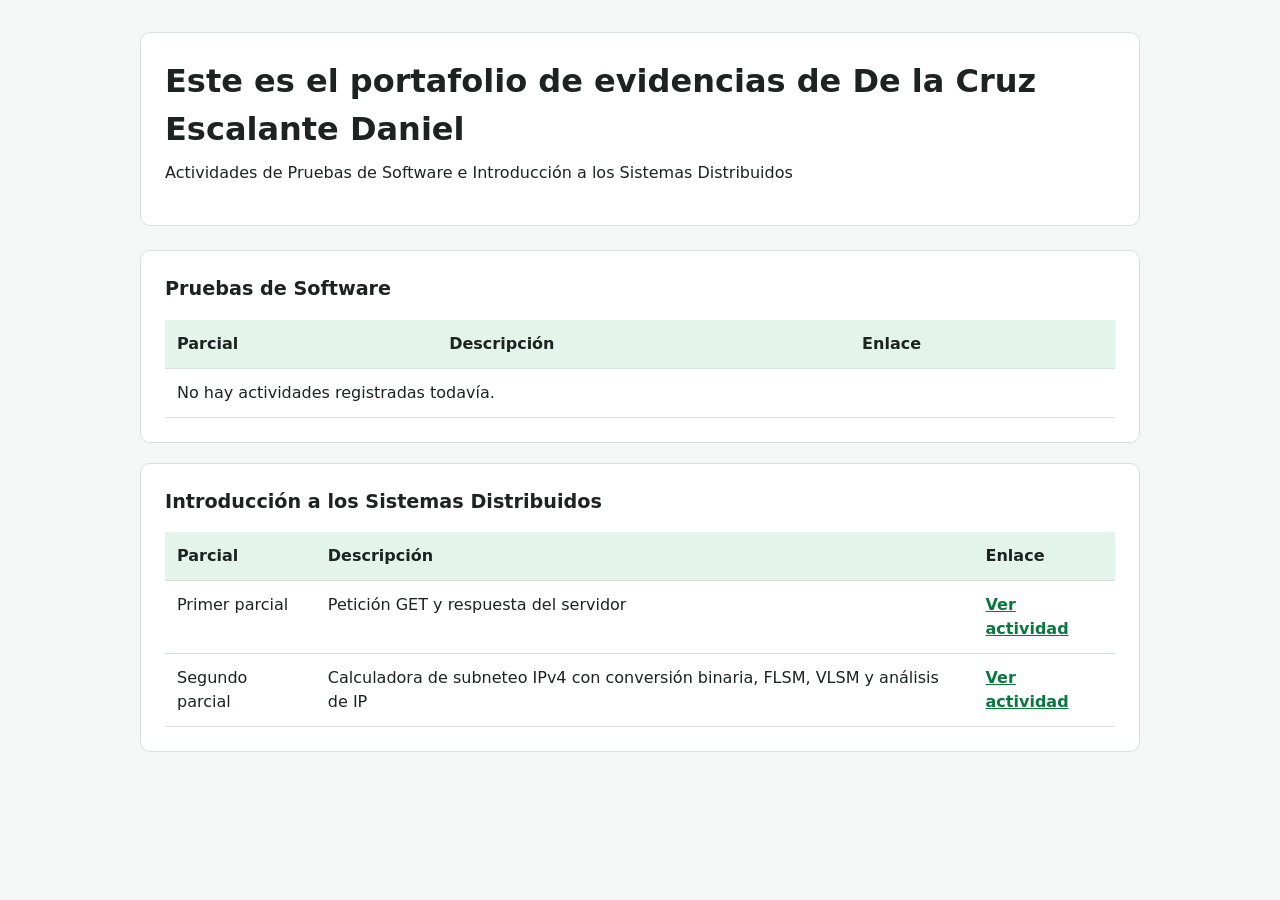
<file: index.html>
<!DOCTYPE html>
<html lang="es">
<head>
    <meta charset="UTF-8">
    <meta name="viewport" content="width=device-width, initial-scale=1.0">
    <title>Portafolio de Evidencias de De la Cruz Escalante Daniel</title>
    <style>
        * {
            box-sizing: border-box;
        }

        body {
            margin: 0;
            padding: 32px 16px;
            color: #1c2321;
            background: #f4f7f5;
            font-family: "Segoe UI", system-ui, sans-serif;
            line-height: 1.5;
        }

        .container {
            max-width: 1000px;
            margin: 0 auto;
        }

        .titulo,
        .tabla-contenedor {
            padding: 24px;
            border: 1px solid #d8e0dc;
            border-radius: 10px;
            background: #fff;
        }

        .titulo {
            margin-bottom: 24px;
        }

        h1,
        h2,
        p {
            margin-top: 0;
        }

        h1 {
            margin-bottom: 8px;
        }

        h2 {
            font-size: 1.2rem;
        }

        .tablas {
            display: grid;
            gap: 20px;
        }

        .tabla-contenedor {
            overflow-x: auto;
        }

        table {
            width: 100%;
            border-collapse: collapse;
            text-align: left;
        }

        th,
        td {
            padding: 12px;
            border-bottom: 1px solid #d8e0dc;
            vertical-align: top;
        }

        th {
            background: #e3f5ea;
        }

        a {
            color: #08783e;
            font-weight: 600;
        }

        @media (max-width: 600px) {
            body {
                padding: 16px 10px;
            }

            .titulo,
            .tabla-contenedor {
                padding: 16px;
            }
        }
    </style>
</head>
<body>
    <div class="container">
        <div class="content">
            <div class="titulo">
                <h1>Este es el portafolio de evidencias de De la Cruz Escalante Daniel</h1>
                <p>Actividades de Pruebas de Software e Introducción a los Sistemas Distribuidos</p>
            </div>
            <div class="tablas">
                <section class="tabla-contenedor">
                    <h2>Pruebas de Software</h2>
                    <table class="tablaPS">
                        <thead>
                            <tr>
                                <th>Parcial</th>
                                <th>Descripción</th>
                                <th>Enlace</th>
                            </tr>
                        </thead>
                        <tbody>
                            <tr>
                                <td colspan="3">No hay actividades registradas todavía.</td>
                            </tr>
                        </tbody>
                    </table>
                </section>
                <section class="tabla-contenedor">
                    <h2>Introducción a los Sistemas Distribuidos</h2>
                    <table class="tablaISD">
                        <thead>
                            <tr>
                                <th>Parcial</th>
                                <th>Descripción</th>
                                <th>Enlace</th>
                            </tr>
                        </thead>
                        <tbody>
                            <tr>
                                <td>Primer parcial</td>
                                <td>Petición GET y respuesta del servidor</td>
                                <td><a href="ActividadesISD/PrimerParcial/cliente.html">Ver actividad</a></td>
                            </tr>
                            <tr>
                                <td>Segundo parcial</td>
                                <td>Calculadora de subneteo IPv4 con conversión binaria, FLSM, VLSM y análisis de IP</td>
                                <td><a href="ActividadesISD/SegundoParcial/Subneteo/index.html">Ver actividad</a></td>
                            </tr>
                        </tbody>
                    </table>
                </section>
            </div>
        </div>
    </div>
</body>
</html>
</file>
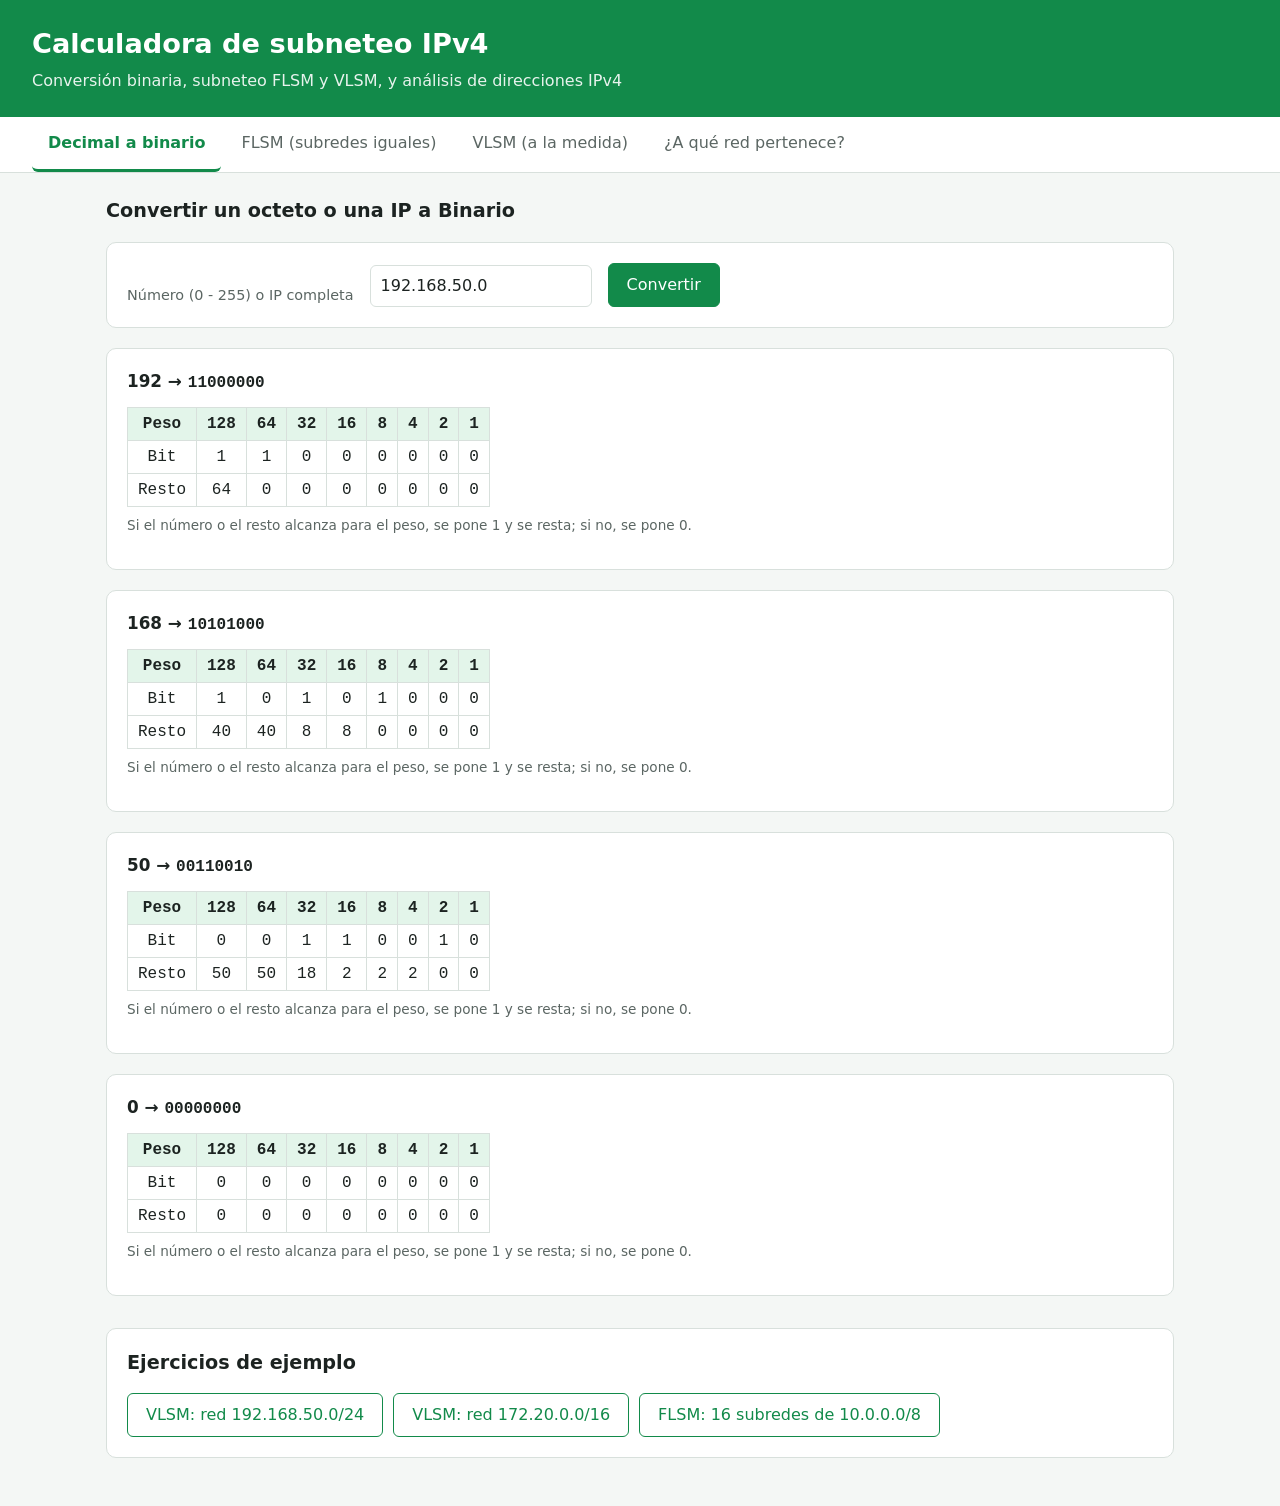
<file: ActividadesISD/SegundoParcial/Subneteo/index.html>
<!DOCTYPE html>
<html lang="es">
<head>
    <meta charset="UTF-8">
    <meta name="viewport" content="width=device-width, initial-scale=1.0">
    <title>Calculadora de subneteo IPv4</title>
    <link rel="stylesheet" href="./css/style.css">
</head>
<body>
    <header class="encabezado" >
        <h1>Calculadora de subneteo IPv4</h1>
        <p>Conversión binaria, subneteo FLSM y VLSM, y análisis de direcciones IPv4</p>
    </header>
    <nav class="pestanas" role="tablist" >
        <button class="pestana activa" data-panel="panel-binario" role="tab" aria-controls="panel-binario" aria-selected="true">Decimal a binario</button>
        <button class="pestana" data-panel="panel-flsm" role="tab" aria-controls="panel-flsm" aria-selected="false">FLSM (subredes iguales)</button>
        <button class="pestana" data-panel="panel-vlsm" role="tab" aria-controls="panel-vlsm" aria-selected="false">VLSM (a la medida)</button>
        <button class="pestana" data-panel="panel-ip" role="tab" aria-controls="panel-ip" aria-selected="false">¿A qué red pertenece?</button>
    </nav>

    <main>
        <section id="panel-binario" class="panel activo" role="tabpanel">
            <h2>Convertir un octeto o una IP a Binario</h2>
            <form id="form-binario" class="formulario">
                <label for="bin-ip">Número (0 - 255) o IP completa</label>
                <input type="text" id="bin-ip" value="192.168.50.0" autocomplete="off">
                <button type="submit">Convertir</button>
            </form>
            <div id="bin-resultado" aria-live="polite"></div>
        </section>

        <section id="panel-flsm" class="panel" role="tabpanel">
            <h2>Dividir una red en subredes del mismo tamaño</h2>
            <form id="form-flsm" class="formulario">
                <label>Prefijo o máscara</label>
                <input type="text"  id="flsm-prefijo" value="/8" autocomplete="off">
                <label>Red base</label>
                <input type="text" id="flsm-red" value="10.0.0.0" autocomplete="off">
                <label>Calcular por:
                    <select id="flsm-modo">
                        <option value="subredes">Número de Subredes</option>
                        <option value="hostsPorSubred">Host por subred</option>
                    </select>
                </label>
                <label>Cantidad
                    <input type="number" min="1" step="1" value="16" id="flsm-cantidad">
                </label>
                <button type="submit" >Subnetear</button>
            </form>
            <div id="flsm-resultado" aria-live="polite"></div>
        </section>

        <section id="panel-vlsm" class="panel" role="tabpanel">
            <h2>Ajustar a cada área el bloque que necesita</h2>
            <form id="form-vlsm" class="formulario">
                <label>Prefijo o máscara</label>
                <input type="text"  id="vlsm-prefijo" value="/24" autocomplete="off">
                <label>Red base</label>
                <input type="text"  id="vlsm-red" value="192.168.50.0" autocomplete="off">
                <div class="requerimientos" >
                    <div class="req-titulo" >
                        <span>Área/subred</span><span>Hosts</span>
                    </div>
                    <div class="vlsm-filas" id="vlsm-filas">

                    </div>
                    <button type="button" id="vlsm-agregar" class="secundario">Agregar subred</button>

                </div>
                <button type="submit">Subnetear</button>
            </form>
            <div id="vlsm-resultado" aria-live="polite"></div>
        </section>

        <section id="panel-ip" class="panel" role="tabpanel">
            <h2>Encontrar la red, el rango y el broadcast de una IP</h2>
            <form id="form-ip" class="formulario">
                <label>Direccion IP 
                    <input type="text" id="ip-dir" value="10.28.90.92" autocomplete="off">
                </label>
                <label> Prefijo o Máscara
                    <input type="text" id="ip-prefijo" value="/12" autocomplete="off">
                </label>
                <button type="submit" >Analizar</button>
            </form>
            <div id="ip-resultado" aria-live="polite"></div>
        </section>

        <section class="ejemplos" aria-label="Ejercicios de ejemplo">
            <h2>Ejercicios de ejemplo</h2>
            <div class="botones-ejemplo">
                <button type="button" class="secundario" data-ejemplo="1">VLSM: red 192.168.50.0/24</button>
                <button type="button" class="secundario" data-ejemplo="2">VLSM: red 172.20.0.0/16</button>
                <button type="button" class="secundario" data-ejemplo="3">FLSM: 16 subredes de 10.0.0.0/8</button>
            </div>
        </section>
    </main>

      <script src="./js/subneteo.js"></script>
  <script src="./js/app.js"></script>
    
</body>
</html>
</file>
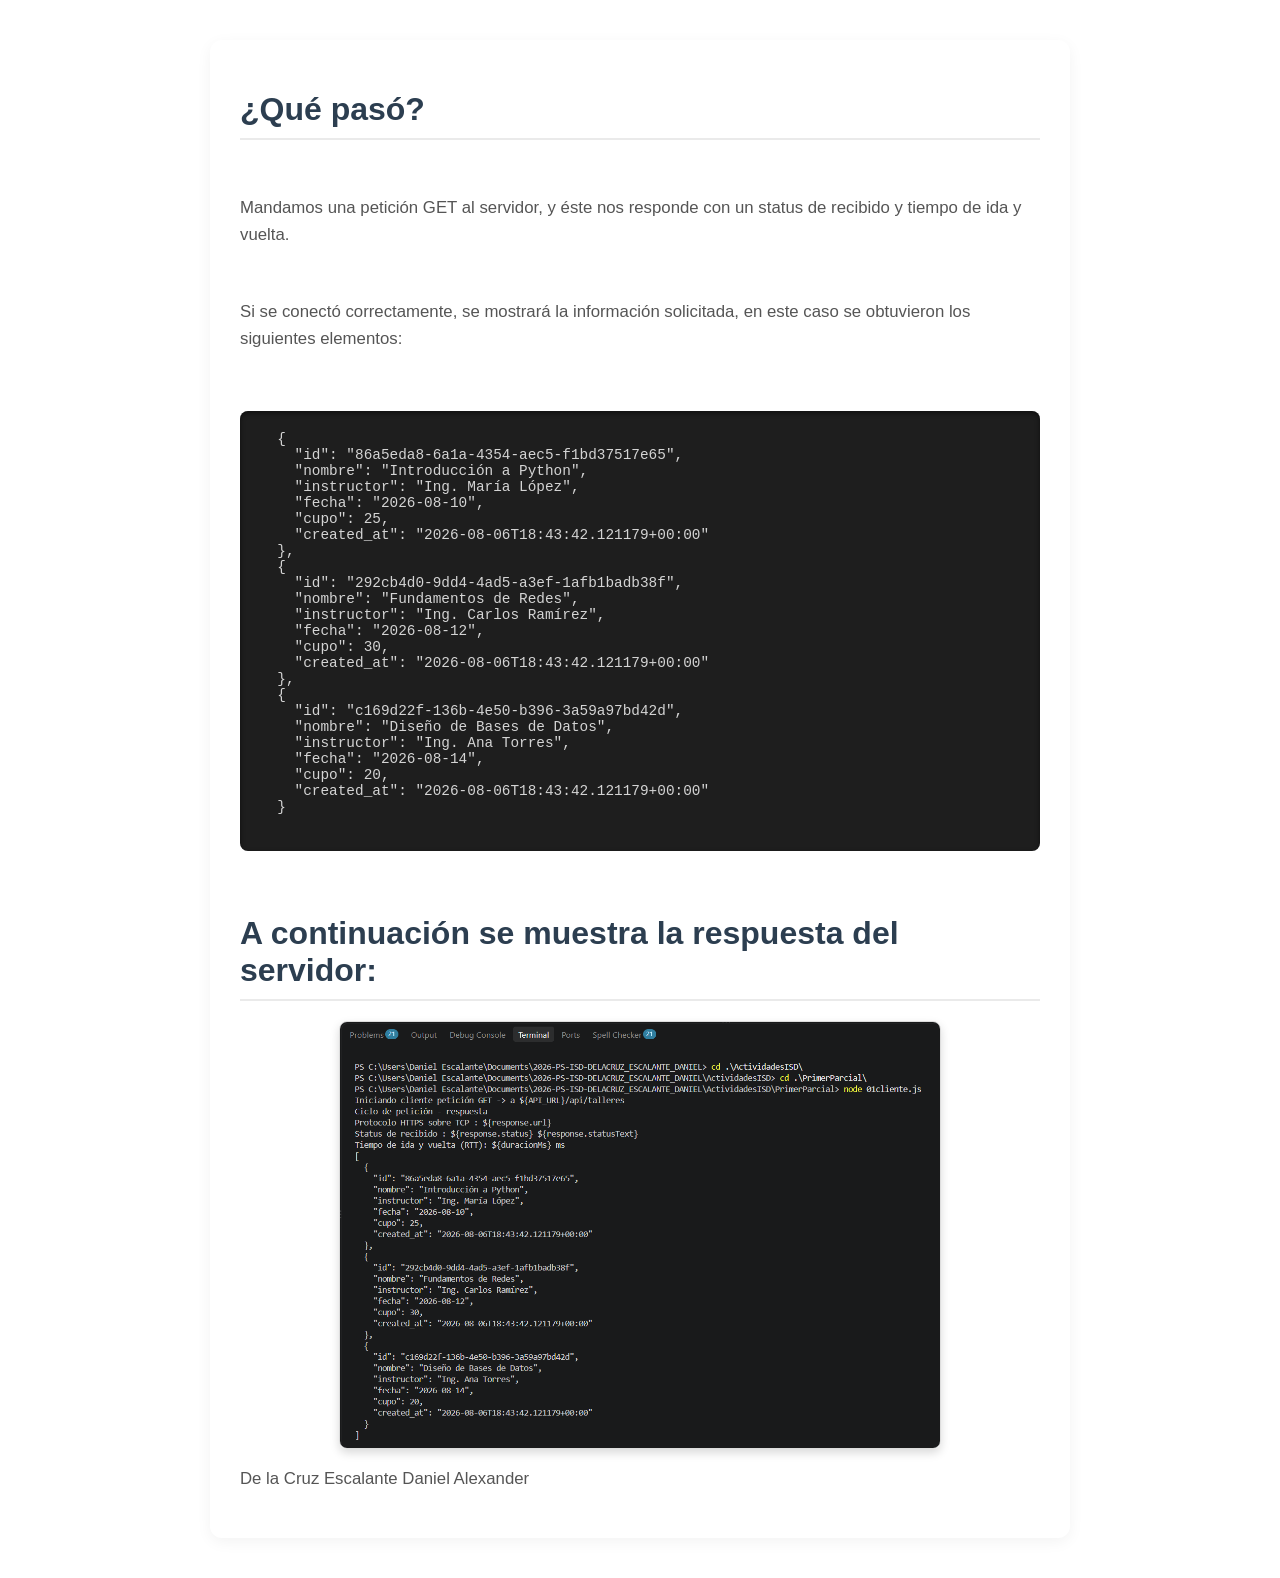
<file: ActividadesISD/PrimerParcial/cliente.html>
<!DOCTYPE html>
<html lang="es">
<head>
    <meta charset="UTF-8">
    <meta name="viewport" content="width=device-width, initial-scale=1.0">
    <title>Primera petición GET</title>
    <link rel="stylesheet" href="./css/style.css">
</head>
<body>
    <h1>¿Qué pasó?</h1>
    <br>
    <p>Mandamos una petición GET al servidor, y éste nos responde con un status de recibido y tiempo de ida y vuelta.</p>
    <br>
    <p>Si se conectó correctamente, se mostrará la información solicitada, en este caso se obtuvieron los siguientes elementos:</p>
    <br>
    <pre>
  {
    "id": "86a5eda8-6a1a-4354-aec5-f1bd37517e65",
    "nombre": "Introducción a Python",
    "instructor": "Ing. María López",
    "fecha": "2026-08-10",
    "cupo": 25,
    "created_at": "2026-08-06T18:43:42.121179+00:00"
  },
  {
    "id": "292cb4d0-9dd4-4ad5-a3ef-1afb1badb38f",
    "nombre": "Fundamentos de Redes",
    "instructor": "Ing. Carlos Ramírez",
    "fecha": "2026-08-12",
    "cupo": 30,
    "created_at": "2026-08-06T18:43:42.121179+00:00"
  },
  {
    "id": "c169d22f-136b-4e50-b396-3a59a97bd42d",
    "nombre": "Diseño de Bases de Datos",
    "instructor": "Ing. Ana Torres",
    "fecha": "2026-08-14",
    "cupo": 20,
    "created_at": "2026-08-06T18:43:42.121179+00:00"
  }
    </pre>
    <br>
    <h1>A continuación se muestra la respuesta del servidor:</h1>
    <img src="./img/RespuestaNode.png" alt="respuesta del servidor" width="600">
    <p>De la  Cruz Escalante Daniel Alexander</p>
</body>
</html>
</file>
<file: ActividadesISD/SegundoParcial/Subneteo/css/style.css>
:root {
  --fondo: #f4f7f5;
  --tarjeta: #ffffff;
  --texto: #1c2321;
  --suave: #5b6663;
  --borde: #d8e0dc;
  --acento: #128a4a;
  --acento-claro: #e3f5ea;
  --red: #1f5fbf;
  --host: #b0561a;
  --error: #b3261e;
  --error-fondo: #fdecea;
  --mono: "Cascadia Code", Consolas, "Courier New", monospace;
}

* { box-sizing: border-box; }

body {
  margin: 0;
  font-family: "Segoe UI", system-ui, sans-serif;
  background: var(--fondo);
  color: var(--texto);
  line-height: 1.5;
}

.encabezado {
  background: var(--acento);
  color: #fff;
  padding: 24px 32px;
}
.encabezado h1 { margin: 0; font-size: 1.7rem; }
.encabezado p { margin: 4px 0 0; opacity: 0.9; }

.pestanas {
  display: flex;
  flex-wrap: wrap;
  gap: 4px;
  padding: 0 32px;
  background: var(--tarjeta);
  border-bottom: 1px solid var(--borde);
}
.pestana {
  border: none;
  background: none;
  padding: 14px 16px;
  font: inherit;
  color: var(--suave);
  cursor: pointer;
  border-bottom: 3px solid transparent;
}
.pestana:hover { color: var(--texto); }
.pestana.activa { color: var(--acento); border-bottom-color: var(--acento); font-weight: 600; }

main { max-width: 1100px; margin: 0 auto; padding: 24px 16px 48px; }

.panel { display: none; }
.panel.activo { display: block; }

h2 { font-size: 1.2rem; margin: 0 0 16px; }

.formulario, .ejemplos, .tarjeta {
  background: var(--tarjeta);
  border: 1px solid var(--borde);
  border-radius: 10px;
  padding: 20px;
}
.formulario {
  display: flex;
  flex-wrap: wrap;
  gap: 16px;
  align-items: flex-end;
}
label { display: flex; flex-direction: column; gap: 4px; font-size: 0.9rem; color: var(--suave); }
input, select {
  font: inherit;
  padding: 8px 10px;
  border: 1px solid var(--borde);
  border-radius: 6px;
  min-width: 150px;
  color: var(--texto);
}
input:focus, select:focus { outline: 2px solid var(--acento); outline-offset: 1px; }

button {
  font: inherit;
  padding: 9px 18px;
  border-radius: 6px;
  border: 1px solid var(--acento);
  background: var(--acento);
  color: #fff;
  cursor: pointer;
}
button:hover { filter: brightness(1.08); }
button.secundario { background: var(--tarjeta); color: var(--acento); }
button.quitar {
  background: none; border: none; color: var(--error); padding: 4px 8px; font-size: 1.2rem;
}

.requerimientos { flex-basis: 100%; }
.req-titulo, .req-fila {
  display: grid;
  grid-template-columns: 1fr 140px 40px;
  gap: 8px;
  align-items: center;
}
.req-titulo { font-size: 0.85rem; color: var(--suave); margin-bottom: 4px; }
.req-fila { margin-bottom: 6px; }
.req-fila input { min-width: 0; width: 100%; }

.tarjeta { margin-top: 20px; }
.tarjeta h3 { margin: 0 0 12px; font-size: 1.05rem; }

.datos {
  display: grid;
  grid-template-columns: repeat(auto-fill, minmax(200px, 1fr));
  gap: 12px;
  margin: 0;
}
.datos div { background: var(--acento-claro); border-radius: 8px; padding: 10px 12px; }
.datos dt { font-size: 0.8rem; color: var(--suave); }
.datos dd { margin: 2px 0 0; font-weight: 600; font-family: var(--mono); }

.binario { font-family: var(--mono); font-size: 1rem; }
.bits-red { color: var(--red); font-weight: 700; }
.bits-host { color: var(--host); }
.leyenda { font-size: 0.85rem; color: var(--suave); margin-top: 8px; }

.pasos { font-family: var(--mono); border-collapse: collapse; margin-top: 8px; }
.pasos th, .pasos td { border: 1px solid var(--borde); padding: 4px 10px; text-align: center; }
.pasos th { background: var(--acento-claro); }

.tabla-envoltura { overflow-x: auto; }
table.resultado { width: 100%; border-collapse: collapse; font-size: 0.92rem; }
table.resultado th, table.resultado td {
  border-bottom: 1px solid var(--borde);
  padding: 8px 10px;
  text-align: left;
  white-space: nowrap;
}
table.resultado th { background: var(--acento-claro); font-weight: 600; }
table.resultado td.ip { font-family: var(--mono); }

.error {
  margin-top: 20px;
  background: var(--error-fondo);
  color: var(--error);
  border: 1px solid var(--error);
  border-radius: 8px;
  padding: 12px 16px;
}

.ejemplos { margin-top: 32px; }
.botones-ejemplo { display: flex; flex-wrap: wrap; gap: 10px; }

footer { text-align: center; color: var(--suave); font-size: 0.85rem; padding-bottom: 24px; }

@media (max-width: 600px) {
  .encabezado, .pestanas { padding-left: 16px; padding-right: 16px; }
  input, select { min-width: 0; width: 100%; }
  label { flex: 1 1 100%; }
}
</file>
<file: ActividadesISD/PrimerParcial/css/style.css>
/* Estilos generales y tipografía */
body {
    font-family: 'Segoe UI', Tahoma, Geneva, Verdana, sans-serif;
    background-color: #f4f6f9;
    color: #333333;
    max-width: 800px;
    margin: 40px auto;
    padding: 30px;
    background-color: #ffffff;
    border-radius: 12px;
    box-shadow: 0 4px 15px rgba(0, 0, 0, 0.05);
}

/* Encabezado */
h1 {
    color: #2c3e50;
    font-size: 2rem;
    margin-bottom: 20px;
    border-bottom: 2px solid #eaeaea;
    padding-bottom: 10px;
}

/* Párrafos */
p {
    font-size: 1.05rem;
    line-height: 1.6;
    color: #555555;
    margin-bottom: 15px;
}

/* Bloque de código (JSON) con estilo de consola */
pre {
    background-color: #1e1e1e;
    color: #d4d4d4;
    padding: 20px;
    border-radius: 8px;
    overflow-x: auto;
    font-family: 'Courier New', Courier, monospace;
    font-size: 0.9rem;
    box-shadow: inset 0 2px 5px rgba(0, 0, 0, 0.5);
    margin: 25px 0;
}

/* Imagen de respuesta */
img {
    max-width: 100%;
    height: auto;
    display: block;
    margin: 20px auto 0 auto;
    border-radius: 8px;
    box-shadow: 0 4px 10px rgba(0, 0, 0, 0.15);
    border: 1px solid #ddd;
}
</file>
